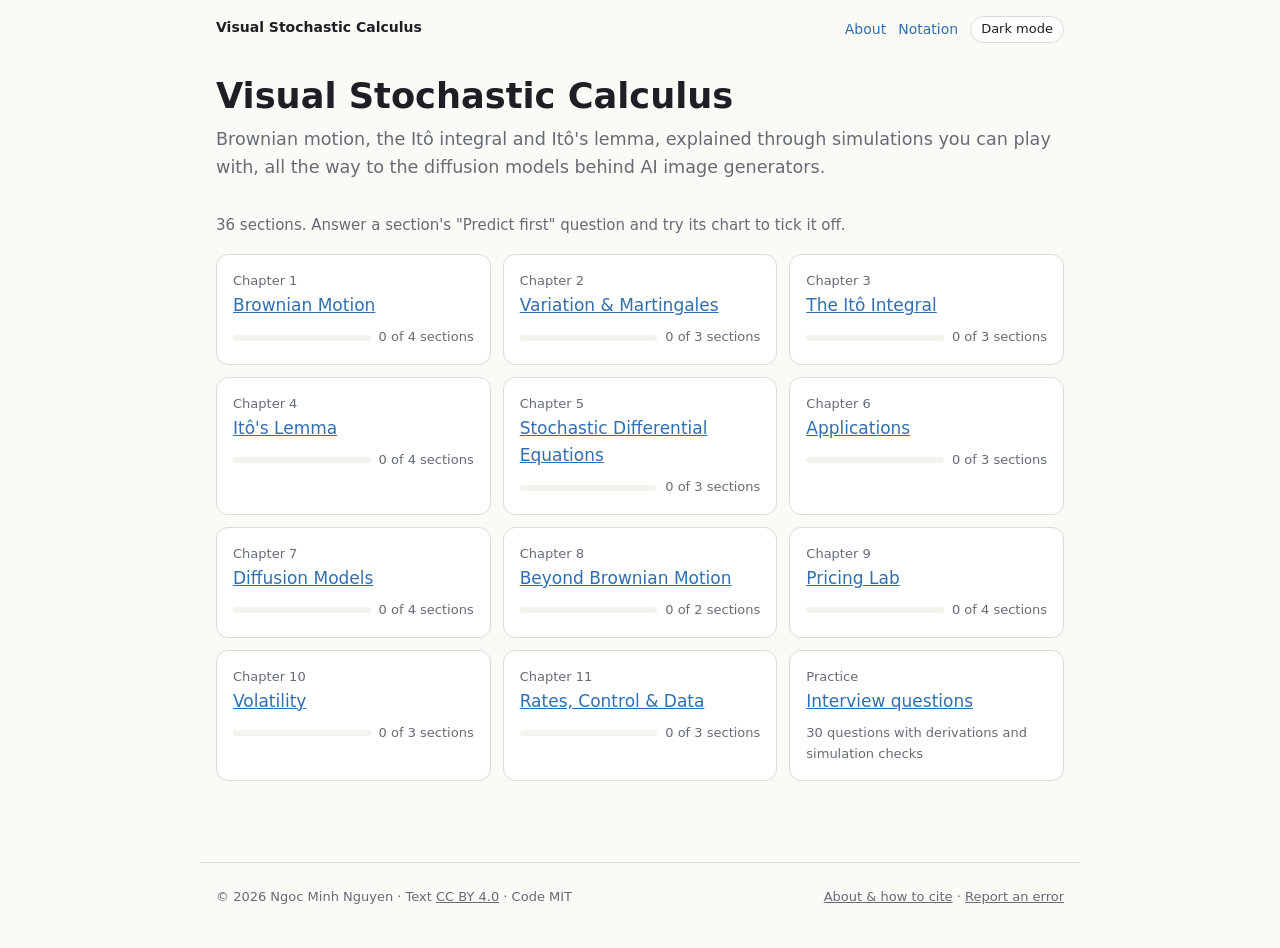
<file: index.html>
<!doctype html>
<html lang="en">
<head>
<meta charset="utf-8">
<meta name="viewport" content="width=device-width, initial-scale=1">
<title>Visual Stochastic Calculus</title>
<meta name="description" content="An interactive, visual introduction to stochastic calculus: Brownian motion, the Itô integral, Itô&#x27;s lemma, SDEs, option pricing and diffusion models, with simulations, plain-language explanations and runnable Python.">
<link rel="canonical" href="https://nnm-psd.github.io/visual_stochastic_calculus/">
<link rel="icon" href="assets/favicon.svg" type="image/svg+xml">
<link rel="icon" href="assets/favicon-32.png" sizes="32x32" type="image/png">
<link rel="apple-touch-icon" href="assets/apple-touch-icon.png">
<meta name="theme-color" content="#fbfaf7">
<meta property="og:type" content="website">
<meta property="og:site_name" content="Visual Stochastic Calculus">
<meta property="og:title" content="Visual Stochastic Calculus">
<meta property="og:description" content="An interactive, visual introduction to stochastic calculus: Brownian motion, the Itô integral, Itô&#x27;s lemma, SDEs, option pricing and diffusion models, with simulations, plain-language explanations and runnable Python.">
<meta property="og:url" content="https://nnm-psd.github.io/visual_stochastic_calculus/">
<meta property="og:image" content="https://nnm-psd.github.io/visual_stochastic_calculus/assets/og-image.png">
<meta property="og:image:width" content="1200">
<meta property="og:image:height" content="630">
<meta property="og:image:alt" content="Visual Stochastic Calculus: a fan of Brownian paths with one highlighted in orange">
<meta name="twitter:card" content="summary_large_image">
<link rel="stylesheet" href="assets/css/style.css">
<script>try { var t = localStorage.getItem('theme'); if (t) document.documentElement.dataset.theme = t; } catch (e) {}</script>
</head>
<body>
<header class="site-header">
  <a href="index.html">Visual Stochastic Calculus</a>
  <span class="links"><a href="about/index.html">About</a><a href="notation/index.html">Notation</a><button type="button" class="theme-toggle">Dark mode</button></span>
</header>
<main>
  <h1>Visual Stochastic Calculus</h1>
  <p class="lede">Brownian motion, the Itô integral and Itô's lemma, explained through simulations you can play with, all the way to the diffusion models behind AI image generators.</p>
  <p class="progress-summary"><span class="text"></span><button type="button" hidden>Reset progress</button></p>
  <ul class="chapters">
    <li data-chapter="brownian-motion"><span class="num">Chapter 1</span><a href="brownian-motion/index.html">Brownian Motion</a></li>
    <li data-chapter="variation"><span class="num">Chapter 2</span><a href="variation/index.html">Variation &amp; Martingales</a></li>
    <li data-chapter="ito-integral"><span class="num">Chapter 3</span><a href="ito-integral/index.html">The Itô Integral</a></li>
    <li data-chapter="ito-lemma"><span class="num">Chapter 4</span><a href="ito-lemma/index.html">Itô's Lemma</a></li>
    <li data-chapter="sde"><span class="num">Chapter 5</span><a href="sde/index.html">Stochastic Differential Equations</a></li>
    <li data-chapter="applications"><span class="num">Chapter 6</span><a href="applications/index.html">Applications</a></li>
    <li data-chapter="diffusion-models"><span class="num">Chapter 7</span><a href="diffusion-models/index.html">Diffusion Models</a></li>
    <li data-chapter="beyond"><span class="num">Chapter 8</span><a href="beyond/index.html">Beyond Brownian Motion</a></li>
    <li data-chapter="pricing"><span class="num">Chapter 9</span><a href="pricing/index.html">Pricing Lab</a></li>
    <li data-chapter="volatility"><span class="num">Chapter 10</span><a href="volatility/index.html">Volatility</a></li>
    <li data-chapter="rates"><span class="num">Chapter 11</span><a href="rates/index.html">Rates, Control &amp; Data</a></li>
    <li class="practice-card"><span class="num">Practice</span><a href="interview/index.html">Interview questions</a><span class="progress"><span class="count">30 questions with derivations and simulation checks</span></span></li>
  </ul>
</main>
<footer class="site-footer">
  <span>© 2026 Ngoc Minh Nguyen · Text <a href="https://creativecommons.org/licenses/by/4.0/">CC BY 4.0</a> · Code MIT</span>
  <span><a href="about/index.html">About &amp; how to cite</a> · <a href="https://github.com/nnm-psd/visual_stochastic_calculus/issues/new?template=error-report.yml">Report an error</a></span>
</footer>
<script src="assets/js/progress.js"></script>
<script src="assets/js/theme.js"></script>
</body>
</html>
</file>
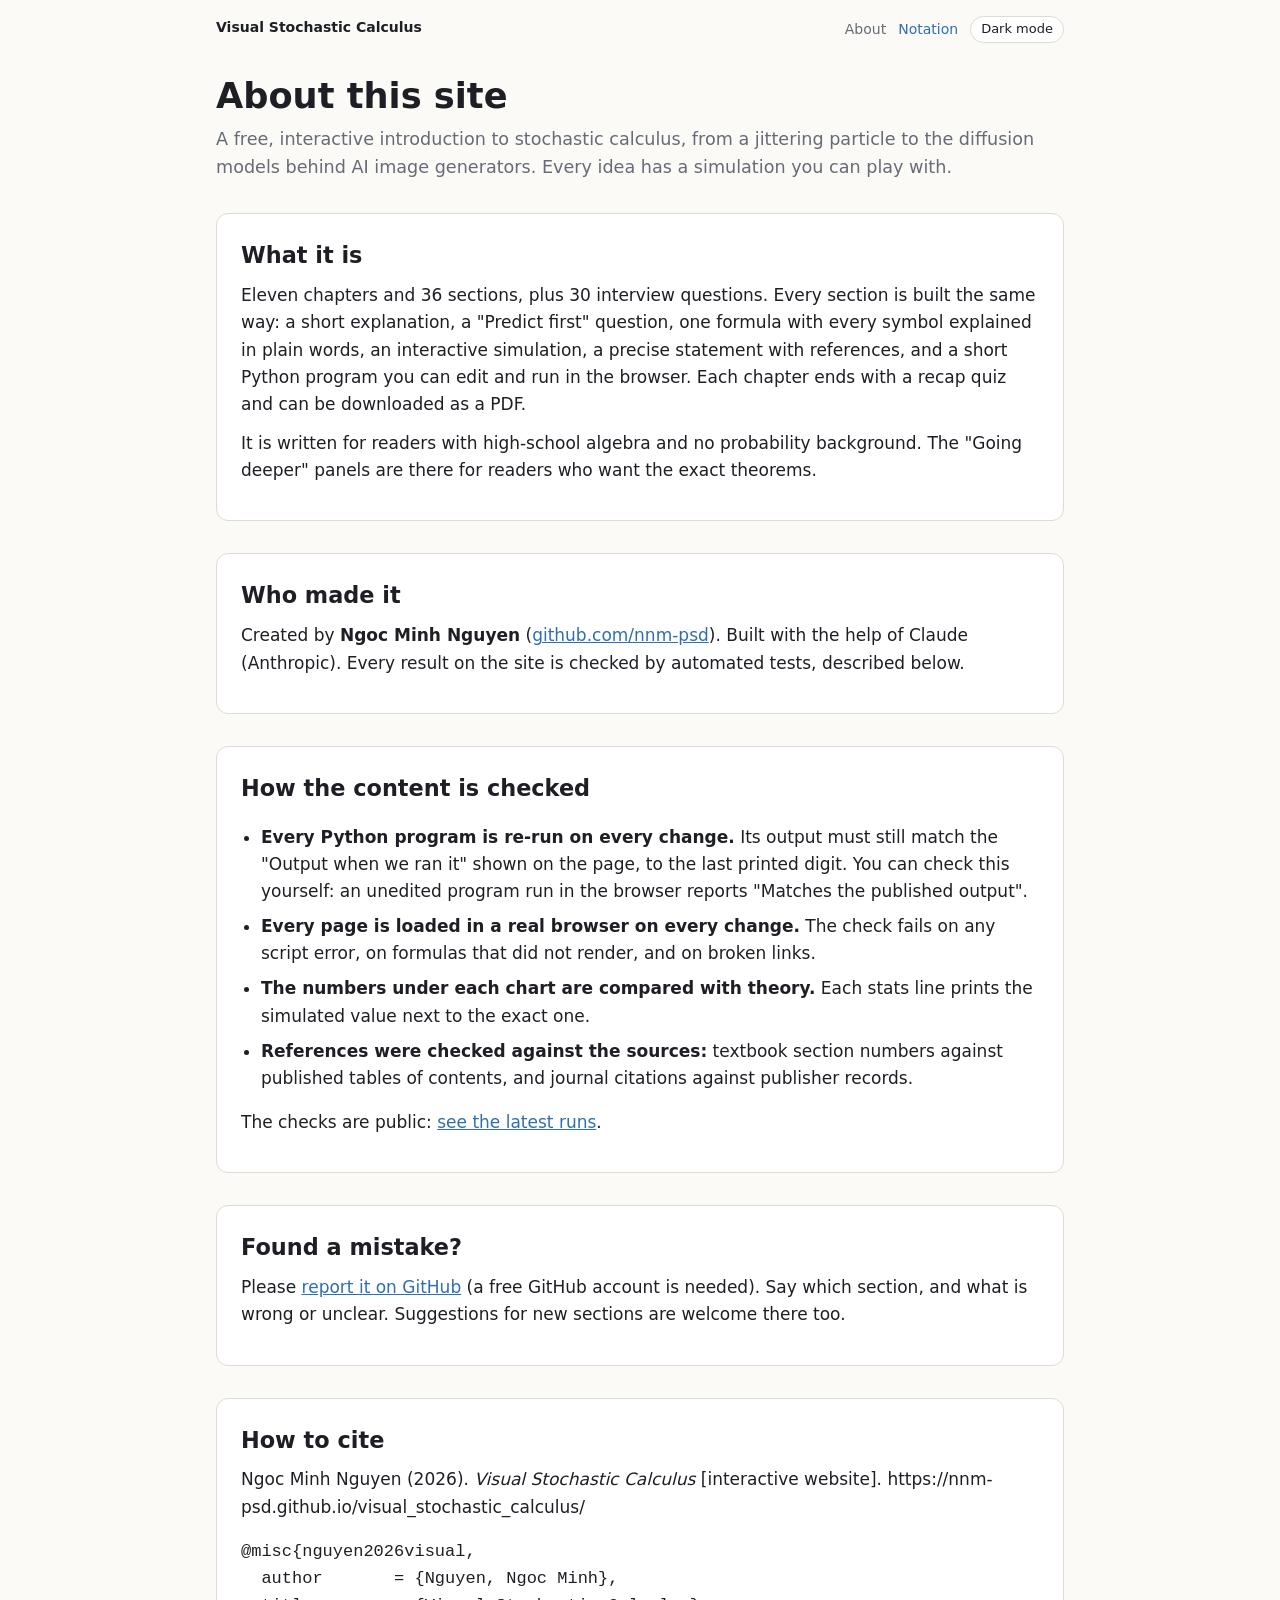
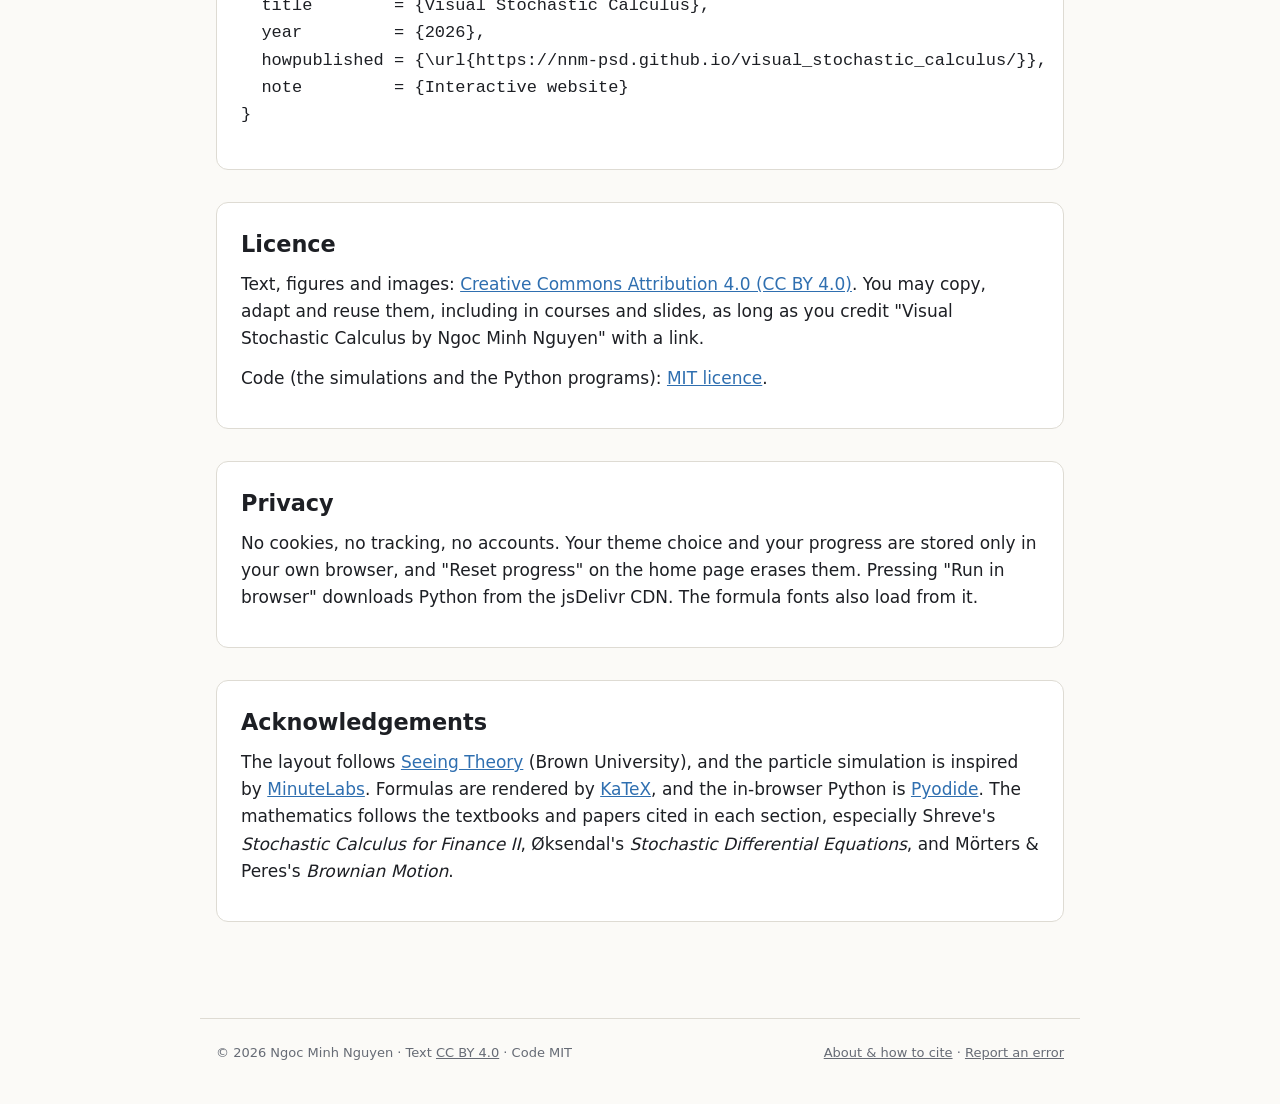
<file: about/index.html>
<!doctype html>
<html lang="en">
<head>
<meta charset="utf-8">
<meta name="viewport" content="width=device-width, initial-scale=1">
<title>About · Visual Stochastic Calculus</title>
<meta name="description" content="About Visual Stochastic Calculus: who made it, how every result is checked, how to report an error, how to cite it, and its licence (CC BY 4.0 text, MIT code).">
<link rel="canonical" href="https://nnm-psd.github.io/visual_stochastic_calculus/about/">
<link rel="icon" href="../assets/favicon.svg" type="image/svg+xml">
<link rel="icon" href="../assets/favicon-32.png" sizes="32x32" type="image/png">
<link rel="apple-touch-icon" href="../assets/apple-touch-icon.png">
<meta name="theme-color" content="#fbfaf7">
<meta property="og:type" content="website">
<meta property="og:site_name" content="Visual Stochastic Calculus">
<meta property="og:title" content="About · Visual Stochastic Calculus">
<meta property="og:description" content="About Visual Stochastic Calculus: who made it, how every result is checked, how to report an error, how to cite it, and its licence (CC BY 4.0 text, MIT code).">
<meta property="og:url" content="https://nnm-psd.github.io/visual_stochastic_calculus/about/">
<meta property="og:image" content="https://nnm-psd.github.io/visual_stochastic_calculus/assets/og-image.png">
<meta property="og:image:width" content="1200">
<meta property="og:image:height" content="630">
<meta property="og:image:alt" content="Visual Stochastic Calculus: a fan of Brownian paths with one highlighted in orange">
<meta name="twitter:card" content="summary_large_image">
<link rel="stylesheet" href="../assets/css/style.css">
<script>try { var t = localStorage.getItem('theme'); if (t) document.documentElement.dataset.theme = t; } catch (e) {}</script>
</head>
<body>
<header class="site-header">
  <a href="../index.html">Visual Stochastic Calculus</a>
  <span class="links"><span>About</span><a href="../notation/index.html">Notation</a><button type="button" class="theme-toggle">Dark mode</button></span>
</header>
<main class="about">
  <h1>About this site</h1>
  <p class="lede">A free, interactive introduction to stochastic calculus, from a jittering particle to the diffusion models behind AI image generators. Every idea has a simulation you can play with.</p>

  <section class="section">
    <h2>What it is</h2>
    <p>Eleven chapters and 36 sections, plus 30 interview questions. Every section is built the same way: a short explanation, a "Predict first" question, one formula with every symbol explained in plain words, an interactive simulation, a precise statement with references, and a short Python program you can edit and run in the browser. Each chapter ends with a recap quiz and can be downloaded as a PDF.</p>
    <p>It is written for readers with high-school algebra and no probability background. The "Going deeper" panels are there for readers who want the exact theorems.</p>
  </section>

  <section class="section">
    <h2>Who made it</h2>
    <p>Created by <strong>Ngoc Minh Nguyen</strong> (<a href="https://github.com/nnm-psd">github.com/nnm-psd</a>). Built with the help of Claude (Anthropic). Every result on the site is checked by automated tests, described below.</p>
  </section>

  <section class="section">
    <h2>How the content is checked</h2>
    <ul>
      <li><strong>Every Python program is re-run on every change.</strong> Its output must still match the "Output when we ran it" shown on the page, to the last printed digit. You can check this yourself: an unedited program run in the browser reports "Matches the published output".</li>
      <li><strong>Every page is loaded in a real browser on every change.</strong> The check fails on any script error, on formulas that did not render, and on broken links.</li>
      <li><strong>The numbers under each chart are compared with theory.</strong> Each stats line prints the simulated value next to the exact one.</li>
      <li><strong>References were checked against the sources:</strong> textbook section numbers against published tables of contents, and journal citations against publisher records.</li>
    </ul>
    <p>The checks are public: <a href="https://github.com/nnm-psd/visual_stochastic_calculus/actions">see the latest runs</a>.</p>
  </section>

  <section class="section">
    <h2>Found a mistake?</h2>
    <p>Please <a href="https://github.com/nnm-psd/visual_stochastic_calculus/issues/new?template=error-report.yml">report it on GitHub</a> (a free GitHub account is needed). Say which section, and what is wrong or unclear. Suggestions for new sections are welcome there too.</p>
  </section>

  <section class="section">
    <h2>How to cite</h2>
    <p>Ngoc Minh Nguyen (2026). <em>Visual Stochastic Calculus</em> [interactive website]. https://nnm-psd.github.io/visual_stochastic_calculus/</p>
    <pre><code>@misc{nguyen2026visual,
  author       = {Nguyen, Ngoc Minh},
  title        = {Visual Stochastic Calculus},
  year         = {2026},
  howpublished = {\url{https://nnm-psd.github.io/visual_stochastic_calculus/}},
  note         = {Interactive website}
}</code></pre>
  </section>

  <section class="section">
    <h2>Licence</h2>
    <p>Text, figures and images: <a href="https://creativecommons.org/licenses/by/4.0/">Creative Commons Attribution 4.0 (CC BY 4.0)</a>. You may copy, adapt and reuse them, including in courses and slides, as long as you credit "Visual Stochastic Calculus by Ngoc Minh Nguyen" with a link.</p>
    <p>Code (the simulations and the Python programs): <a href="https://github.com/nnm-psd/visual_stochastic_calculus/blob/main/LICENSE">MIT licence</a>.</p>
  </section>

  <section class="section">
    <h2>Privacy</h2>
    <p>No cookies, no tracking, no accounts. Your theme choice and your progress are stored only in your own browser, and "Reset progress" on the home page erases them. Pressing "Run in browser" downloads Python from the jsDelivr CDN. The formula fonts also load from it.</p>
  </section>

  <section class="section">
    <h2>Acknowledgements</h2>
    <p>The layout follows <a href="https://seeing-theory.brown.edu/">Seeing Theory</a> (Brown University), and the particle simulation is inspired by <a href="https://labs.minutelabs.io/Brownian-Motion/">MinuteLabs</a>. Formulas are rendered by <a href="https://katex.org/">KaTeX</a>, and the in-browser Python is <a href="https://pyodide.org/">Pyodide</a>. The mathematics follows the textbooks and papers cited in each section, especially Shreve's <em>Stochastic Calculus for Finance II</em>, Øksendal's <em>Stochastic Differential Equations</em>, and Mörters &amp; Peres's <em>Brownian Motion</em>.</p>
  </section>
</main>
<footer class="site-footer">
  <span>© 2026 Ngoc Minh Nguyen · Text <a href="https://creativecommons.org/licenses/by/4.0/">CC BY 4.0</a> · Code MIT</span>
  <span><a href="../about/index.html">About &amp; how to cite</a> · <a href="https://github.com/nnm-psd/visual_stochastic_calculus/issues/new?template=error-report.yml">Report an error</a></span>
</footer>
<script src="../assets/js/theme.js"></script>
</body>
</html>
</file>
<file: assets/css/style.css>
:root {
  --bg: #fbfaf7;
  --fg: #1d1f24;
  --muted: #666b75;
  --card: #ffffff;
  --border: #dedbd3;
  --viz-bg: #f4f2ec;
  --accent: #c2410c;      /* hero path, particle */
  --accent-2: #2f6fb0;    /* histograms, trails */
  --accent-3: #7c3aed;    /* second interval / series */
  --faint: rgba(29, 31, 36, 0.18);
  --molecule: rgba(47, 111, 176, 0.45);
}
@media (prefers-color-scheme: dark) {
  :root:not([data-theme="light"]) {
    --bg: #15171b;
    --fg: #e8e6e1;
    --muted: #9aa0aa;
    --card: #1d2025;
    --border: #33373e;
    --viz-bg: #111316;
    --accent: #f08a4b;
    --accent-2: #6aa6e0;
    --accent-3: #b594f5;
    --faint: rgba(232, 230, 225, 0.2);
    --molecule: rgba(106, 166, 224, 0.5);
  }
}
:root[data-theme="dark"] {
  --bg: #15171b;
  --fg: #e8e6e1;
  --muted: #9aa0aa;
  --card: #1d2025;
  --border: #33373e;
  --viz-bg: #111316;
  --accent: #f08a4b;
  --accent-2: #6aa6e0;
  --accent-3: #b594f5;
  --faint: rgba(232, 230, 225, 0.2);
  --molecule: rgba(106, 166, 224, 0.5);
}

* { box-sizing: border-box; }
body {
  margin: 0;
  background: var(--bg);
  color: var(--fg);
  font: 17px/1.6 system-ui, -apple-system, "Segoe UI", sans-serif;
}
a { color: var(--accent-2); }

.site-header {
  display: flex;
  justify-content: space-between;
  gap: 16px;
  max-width: 880px;
  margin: 0 auto;
  padding: 16px;
  font-size: 14px;
  color: var(--muted);
}
.site-header a { color: var(--fg); font-weight: 600; text-decoration: none; }

main { max-width: 880px; margin: 0 auto; padding: 0 16px 64px; }
h1 { font-size: 2.2rem; line-height: 1.2; margin: 16px 0 8px; }
.lede { color: var(--muted); font-size: 1.1rem; margin: 0 0 32px; }

.section {
  background: var(--card);
  border: 1px solid var(--border);
  border-radius: 12px;
  padding: 24px;
  margin-bottom: 32px;
}
.section h2 { margin: 0 0 8px; font-size: 1.4rem; }
.section h2 .num { color: var(--muted); font-weight: 400; margin-right: 8px; }
.section p { margin: 0 0 12px; }
.formula { overflow-x: auto; margin: 8px 0 16px; }

.symbols {
  display: grid;
  grid-template-columns: max-content 1fr;
  gap: 6px 16px;
  margin: 0 0 16px;
  padding: 12px 16px;
  background: var(--viz-bg);
  border-radius: 8px;
  font-size: 15px;
}
.symbols dt { text-align: right; white-space: nowrap; }
.symbols dd { margin: 0; }
.plain { margin-bottom: 16px !important; }
@media (max-width: 560px) {
  .symbols { grid-template-columns: 1fr; gap: 2px; }
  .symbols dt { text-align: left; margin-top: 8px; }
}

.viz canvas { display: block; width: 100%; border-radius: 8px; }
.viz-row { display: flex; flex-wrap: wrap; gap: 12px; align-items: flex-start; }
.viz-row.even canvas { flex: 1 1 260px; width: auto; min-width: 0; }
.viz-row .inc-paths { flex: 3 1 320px; width: auto; min-width: 0; touch-action: pan-y; }
.viz-row .inc-scatter { flex: 2 1 220px; width: auto; min-width: 0; max-width: 340px; }
.caption { font-size: 13px; color: var(--muted); margin: 8px 0 4px; }

.controls {
  display: flex;
  flex-wrap: wrap;
  align-items: center;
  gap: 12px 24px;
  margin: 16px 0 8px;
  font-size: 15px;
}
.controls label { display: flex; align-items: center; gap: 8px; }
.controls input[type=range] { width: 140px; accent-color: var(--accent); }
.controls input[type=checkbox] { accent-color: var(--accent); }
.controls output { min-width: 3.5em; font-variant-numeric: tabular-nums; color: var(--muted); }
.controls button {
  font: inherit;
  padding: 4px 14px;
  border: 1px solid var(--border);
  border-radius: 6px;
  background: var(--bg);
  color: var(--fg);
  cursor: pointer;
}
.controls button:hover { border-color: var(--accent); }

.stats { font-size: 14px; color: var(--muted); font-variant-numeric: tabular-nums; }
.takeaway {
  border-left: 3px solid var(--accent);
  padding: 4px 0 4px 12px;
  margin-top: 12px !important;
}

.chapters { list-style: none; padding: 0; display: grid; gap: 12px; grid-template-columns: repeat(auto-fill, minmax(240px, 1fr)); }
.chapters li { background: var(--card); border: 1px solid var(--border); border-radius: 12px; padding: 16px; }
.chapters li.soon { color: var(--muted); }
.chapters .num { display: block; font-size: 13px; color: var(--muted); }

@media (max-width: 560px) {
  .section { padding: 16px; }
  .controls input[type=range] { width: 110px; }
}

.radio-group { display: flex; flex-wrap: wrap; gap: 4px 14px; }
.radio-group input { accent-color: var(--accent); }

.chapter-nav {
  display: flex;
  flex-wrap: wrap;
  justify-content: space-between;
  gap: 12px 24px;
  font-size: 15px;
}
.chapter-nav .soon { color: var(--muted); }

canvas:focus-visible { outline: 2px solid var(--accent); outline-offset: 2px; }

/* Predict first: commit to an answer before touching the chart. */
.predict {
  border: 1px dashed var(--border);
  border-radius: 8px;
  padding: 12px 16px;
  margin: 12px 0 16px;
}
.predict p { margin: 0 0 8px !important; }
.predict-options { display: flex; flex-wrap: wrap; gap: 8px; }
.predict-options button {
  font: inherit;
  font-size: 15px;
  text-align: left;
  padding: 6px 12px;
  border: 1px solid var(--border);
  border-radius: 6px;
  background: var(--bg);
  color: var(--fg);
  cursor: pointer;
}
.predict-options button:hover:not(:disabled) { border-color: var(--accent); }
.predict-options button:disabled { cursor: default; opacity: 0.6; }
.predict-options button.chosen { opacity: 1; border-color: var(--accent); box-shadow: inset 0 0 0 1px var(--accent); }
.predict-result { margin: 10px 0 0 !important; font-size: 15px; }

/* Going deeper / Show the code drawers. */
details.drawer {
  border-top: 1px solid var(--border);
  margin-top: 16px;
  padding-top: 10px;
}
details.drawer + details.drawer { margin-top: 0; }
details.drawer summary { cursor: pointer; font-weight: 600; font-size: 15px; color: var(--muted); }
details.drawer summary:hover { color: var(--fg); }
details.drawer[open] summary { margin-bottom: 8px; }
details.drawer p, details.drawer li { font-size: 15px; }
details.drawer .ref { color: var(--muted); font-size: 14px; }
details.drawer pre {
  overflow-x: auto;
  background: var(--viz-bg);
  border-radius: 8px;
  padding: 12px 14px;
  margin: 0;
  font: 13px/1.5 ui-monospace, "Cascadia Code", Consolas, monospace;
}

/* Notation index. */
.notation { width: 100%; border-collapse: collapse; font-size: 15px; }
.notation th, .notation td { text-align: left; vertical-align: top; padding: 8px 10px; border-bottom: 1px solid var(--border); }
.notation th { font-size: 13px; color: var(--muted); font-weight: 600; }
.notation td:first-child { white-space: nowrap; }
.notation td:last-child { white-space: nowrap; font-size: 14px; }
@media (max-width: 560px) {
  .notation td:first-child, .notation td:last-child { white-space: normal; }
}
.notation tr.group th { font-size: 15px; color: var(--fg); padding-top: 24px; border-bottom: 2px solid var(--border); }
.site-header .links { display: flex; flex-wrap: wrap; gap: 4px 12px; justify-content: flex-end; }
.site-header .links a { font-weight: 400; color: var(--accent-2); }
.theme-toggle {
  font: inherit;
  font-size: 13px;
  padding: 2px 10px;
  border: 1px solid var(--border);
  border-radius: 999px;
  background: var(--card);
  color: var(--fg);
  cursor: pointer;
}
.theme-toggle:hover { border-color: var(--accent); }
.site-header .links { align-items: center; }

/* Wide formulas scroll sideways; edge shadows show there is more (they vanish at either end). */
.formula {
  background:
    linear-gradient(to right, var(--card) 40%, transparent) left / 32px 100% no-repeat local,
    linear-gradient(to left, var(--card) 40%, transparent) right / 32px 100% no-repeat local,
    radial-gradient(farthest-side at 0 50%, rgba(0, 0, 0, 0.22), transparent) left / 12px 100% no-repeat scroll,
    radial-gradient(farthest-side at 100% 50%, rgba(0, 0, 0, 0.22), transparent) right / 12px 100% no-repeat scroll;
}
@media (max-width: 560px) {
  .formula { font-size: 0.86em; }
  .symbols dt { white-space: normal; overflow-x: auto; max-width: 100%; }
}
.katex-display { overflow-x: auto; overflow-y: hidden; padding: 2px 0; }

/* Progress: finished-section badge, home-page bars and summary. */
h2 .done { font-size: 13px; font-weight: 600; color: var(--accent-2); margin-left: 6px; white-space: nowrap; }
.progress { display: flex; align-items: center; gap: 8px; margin-top: 8px; font-size: 13px; color: var(--muted); }
.progress .bar { flex: 1; height: 6px; border-radius: 3px; background: var(--viz-bg); overflow: hidden; }
.progress .bar > span { display: block; height: 100%; width: 0; background: var(--accent-2); }
.progress-summary { display: flex; flex-wrap: wrap; align-items: center; gap: 8px 16px; margin: 0 0 16px; color: var(--muted); font-size: 15px; }
.progress-summary button, .pdf-link {
  font: inherit; font-size: 13px; padding: 2px 10px; border: 1px solid var(--border); border-radius: 999px;
  background: var(--card); color: var(--fg); cursor: pointer; text-decoration: none;
}

/* End-of-chapter recap. */
.recap h2 { margin-bottom: 4px; }
.recap .quiz { margin: 16px 0 0; }
.quiz-score { font-weight: 600; margin-top: 16px !important; }

/* Printing and PDF export: paper-friendly, no controls. */
@page { margin: 14mm 14mm 16mm; }
@media print {
  :root { --bg: #fff; --card: #fff; }
  body { font-size: 12pt; }
  .site-header .links, .controls, .chapter-nav, .pdf-link, .theme-toggle, .quiz-score { display: none !important; }
  .predict, .quiz { break-inside: avoid; }
  .section { border: none; padding: 0; margin-bottom: 24pt; }
  .viz, .formula, .symbols, canvas, pre { break-inside: avoid; }
  details.drawer summary { list-style: none; color: var(--fg); }
  details.drawer summary::-webkit-details-marker { display: none; }
  a { color: inherit; }
  pre { white-space: pre-wrap; overflow: visible; }
  .formula { background: none; }
}

/* "Run it here" editor for the code drawers. */
.code-edit {
  display: block;
  width: 100%;
  box-sizing: border-box;
  resize: vertical;
  background: var(--viz-bg);
  color: var(--fg);
  border: 1px solid var(--border);
  border-radius: 8px;
  padding: 12px 14px;
  font: 13px/1.5 ui-monospace, "Cascadia Code", Consolas, monospace;
  overflow-x: auto;
  white-space: pre;
  tab-size: 4;
}
.code-edit:focus-visible { outline: 2px solid var(--accent); outline-offset: 1px; }
.runbar { display: flex; flex-wrap: wrap; align-items: center; gap: 8px 10px; margin: 10px 0 6px; font-size: 14px; }
.runbar button {
  font: inherit; padding: 4px 12px; border: 1px solid var(--border); border-radius: 6px;
  background: var(--bg); color: var(--fg); cursor: pointer;
}
.runbar button.run { border-color: var(--accent); }
.runbar button:disabled { opacity: 0.55; cursor: default; }
.run-status { color: var(--muted); }
.run-output { margin-bottom: 10px !important; }

/* Site footer. */
.site-footer {
  max-width: 880px;
  margin: 0 auto;
  padding: 24px 16px 40px;
  display: flex;
  flex-wrap: wrap;
  justify-content: space-between;
  gap: 8px 24px;
  font-size: 13px;
  color: var(--muted);
  border-top: 1px solid var(--border);
}
.site-footer a { color: var(--muted); }
.about ul { padding-left: 20px; }
.about li { margin-bottom: 8px; }
@media print { .site-footer { border: none; } .site-footer a { color: inherit; } }

/* Interview practice. */
.practice-bar { display: flex; flex-wrap: wrap; align-items: center; gap: 8px 12px; margin: 8px 0 24px; position: sticky; top: 0; z-index: 2; background: var(--bg); padding: 8px 0; }
.practice-bar .solved-count { font-weight: 600; margin-right: 8px; }
.practice-bar button {
  font: inherit; font-size: 14px; padding: 4px 12px; border: 1px solid var(--border); border-radius: 6px;
  background: var(--card); color: var(--fg); cursor: pointer;
}
.practice-bar button.random { border-color: var(--accent); }
.question { border-top: 1px solid var(--border); padding: 18px 0 8px; scroll-margin-top: 56px; transition: background 0.4s; }
.question:first-of-type { border-top: none; }
.question h3 { margin: 0 0 6px; font-size: 1.1rem; }
.question .qnum { color: var(--muted); font-weight: 400; margin-right: 6px; }
.question .q { margin-bottom: 6px !important; }
.question.flash { background: color-mix(in srgb, var(--accent) 12%, transparent); }
.question.is-solved h3 { color: var(--muted); }
.level { font-size: 12px; font-weight: 600; padding: 1px 8px; border-radius: 999px; margin-left: 6px; vertical-align: middle; border: 1px solid var(--border); }
.level.easy { color: var(--accent-2); }
.level.medium { color: var(--accent); }
.level.hard { color: var(--accent-3); }
.solved { display: inline-flex; align-items: center; gap: 6px; font-size: 14px; color: var(--muted); margin-top: 8px; }
.solved input { accent-color: var(--accent); }
@media print { .practice-bar, .solved { display: none !important; } }
</file>
